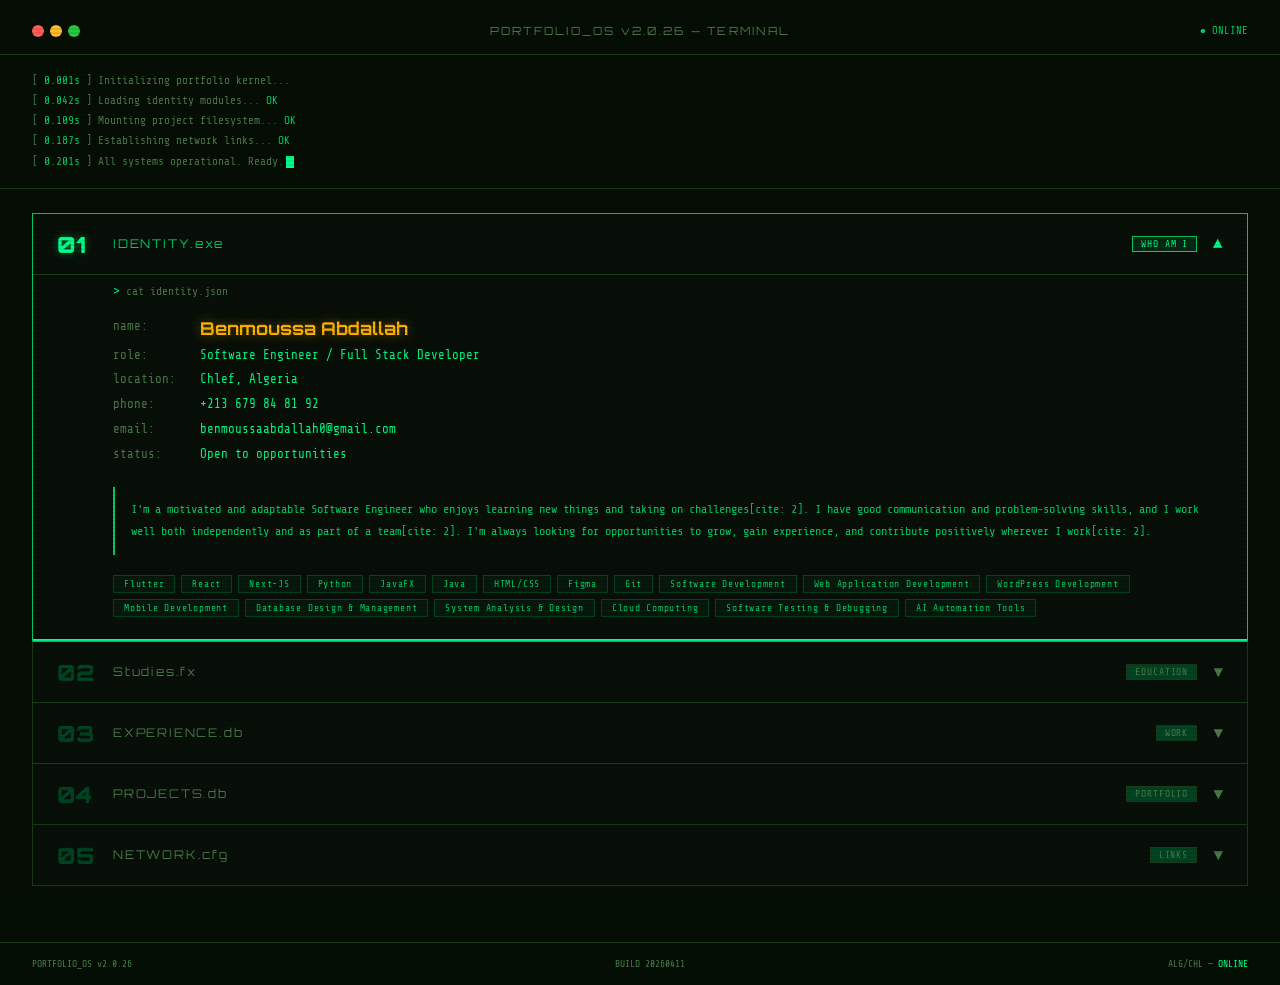
<file: index.html>
<!DOCTYPE html>
<html lang="en">
<head>
<meta charset="UTF-8">
<meta name="viewport" content="width=device-width, initial-scale=1.0">
<title>CV — Terminal</title>
<link href="https://fonts.googleapis.com/css2?family=Share+Tech+Mono&family=Orbitron:wght@400;700;900&display=swap" rel="stylesheet">
<link rel="stylesheet" href="style.css">
</head>
<body>

<header class="terminal-header">
  <div class="term-dots">
    <div class="dot r"></div>
    <div class="dot y"></div>
    <div class="dot g"></div>
  </div>
  <div class="term-title">PORTFOLIO_OS v2.0.26 — TERMINAL</div>
  <div class="term-status">● ONLINE</div>
</header>

<div class="boot-log">
  <div>[ <span>0.001s</span> ] Initializing portfolio kernel...</div>
  <div>[ <span>0.042s</span> ] Loading identity modules... <span>OK</span></div>
  <div>[ <span>0.109s</span> ] Mounting project filesystem... <span>OK</span></div>
  <div>[ <span>0.187s</span> ] Establishing network links... <span>OK</span></div>
  <div>[ <span>0.201s</span> ] All systems operational. Ready.<span class="cursor"></span></div>
</div>

<div class="rows-container">

  <!-- ROW 1: IDENTITY -->
  <div class="cv-row active" id="row-1">
    <div class="row-header" onclick="toggleRow('row-1')">
      <div class="row-number">01</div>
      <div class="row-label">IDENTITY.exe</div>
      <div class="row-tag">WHO AM I</div>
      <div class="toggle-icon">▼</div>
    </div>
    <div class="row-progress"></div>
    <div class="row-body">
      <div class="row-content">
        <div class="prompt-line">cat identity.json</div>
        <div class="who-grid">
          <span class="who-key">name:</span>
          <span class="who-val highlight">Benmoussa Abdallah</span>
          <span class="who-key">role:</span>
          <span class="who-val">Software Engineer / Full Stack Developer</span>
          <span class="who-key">location:</span>
          <span class="who-val">Chlef, Algeria</span>
          <span class="who-key">phone:</span>
          <span class="who-val">+213 679 84 81 92</span>
          <span class="who-key">email:</span>
          <span class="who-val">benmoussaabdallah0@gmail.com</span>
          <span class="who-key">status:</span>
          <span class="who-val">Open to opportunities</span>
        </div>
        <div class="bio-block">
          I'm a motivated and adaptable Software Engineer who enjoys learning new things and taking on challenges[cite: 2]. I have good communication and problem-solving skills, and I work well both independently and as part of a team[cite: 2]. I'm always looking for opportunities to grow, gain experience, and contribute positively wherever I work[cite: 2].
        </div>
        <div class="skills-row">
          <!-- Preserved original programming tags -->
          <span class="skill-tag">Flutter</span>
          <span class="skill-tag">React</span>
          <span class="skill-tag">Next-JS</span>
          <span class="skill-tag">Python</span>
          <span class="skill-tag">JavaFX</span>
          <span class="skill-tag">Java</span>
          <span class="skill-tag">HTML/CSS</span>
          <span class="skill-tag">Figma</span>
          <span class="skill-tag">Git</span>
          <!-- Added skills from resume -->
          <span class="skill-tag">Software Development</span>
          <span class="skill-tag">Web Application Development</span>
          <span class="skill-tag">WordPress Development</span>
          <span class="skill-tag">Mobile Development</span>
          <span class="skill-tag">Database Design & Management</span>
          <span class="skill-tag">System Analysis & Design</span>
          <span class="skill-tag">Cloud Computing</span>
          <span class="skill-tag">Software Testing & Debugging</span>
          <span class="skill-tag">AI Automation Tools</span>
        </div>
      </div>
    </div>
  </div>

  <!-- ROW 2: STUDIES / EDUCATION -->
  <div class="cv-row" id="row-2">
    <div class="row-header" onclick="toggleRow('row-2')">
      <div class="row-number">02</div>
      <div class="row-label">Studies.fx</div>
      <div class="row-tag">EDUCATION</div>
      <div class="toggle-icon">▼</div>
    </div>
    <div class="row-progress"></div>
    <div class="row-body">
      <div class="row-content">
        <div class="prompt-line">cat studies.log</div>

        <div class="links-list">

          <div class="project-card">
            <div class="project-name">Information Systems (Systèmes d'Information)</div>
            <div class="project-desc">
              University of Chlef (2025 - 2026)[cite: 3]. Specialized studies in Information Systems design, development, and architecture[cite: 3].
            </div>
            <div class="project-stack">
              <span class="stack-tag">Univ Chlef</span>
              <span class="stack-tag">2025 - 2026</span>
              <span class="stack-tag">Information Systems</span>
            </div>
          </div>

          <div class="project-card">
            <div class="project-name">Engineering Studies</div>
            <div class="project-desc">
              University of Science and Technology of Oran (USTO-MB) (2023 - 2025)[cite: 3]. Comprehensive computer science and software engineering coursework[cite: 3].
            </div>
            <div class="project-stack">
              <span class="stack-tag">USTO-MB</span>
              <span class="stack-tag">2023 - 2025</span>
              <span class="stack-tag">Engineering</span>
            </div>
          </div>

        </div>
      </div>
    </div>
  </div>

  <!-- ROW 3: EXPERIENCE (ADDED FROM RESUME) -->
  <div class="cv-row" id="row-3">
    <div class="row-header" onclick="toggleRow('row-3')">
      <div class="row-number">03</div>
      <div class="row-label">EXPERIENCE.db</div>
      <div class="row-tag">WORK</div>
      <div class="toggle-icon">▼</div>
    </div>
    <div class="row-progress"></div>
    <div class="row-body">
      <div class="row-content">
        <div class="prompt-line">ls -la ~/experience/</div>
        <div class="projects-list">

          <div class="project-card">
            <div class="project-name">Full Stack Developer</div>
            <div class="project-desc">
              <strong>Option Companion Care LLC (Lansdale, Pennsylvania, USA)</strong> | April 2026 - Present[cite: 2]<br>
              • Contributed to the development of a telemedicine platform designed to support remote healthcare services and improve patient access to care[cite: 2].<br>
              • Built end-to-end AI automation workflows, from receiving and processing emails to analyzing requests and automatically taking appropriate actions[cite: 2].<br>
              • Worked on integrating AI tools and automation systems to improve daily operations and reduce manual tasks[cite: 2].<br>
              • Worked within a US-based healthcare business environment, gaining experience with HIPAA requirements, Protected Health Information (PHI), and US healthcare regulations[cite: 2].<br>
              • Provided IT support, maintained office equipment, supported candidate recruitment sourcing/screening, and identified opportunities to automate processes[cite: 2].
            </div>
            <div class="project-stack">
              <span class="stack-tag">Telemedicine</span>
              <span class="stack-tag">AI Automation</span>
              <span class="stack-tag">HIPAA</span>
              <span class="stack-tag">Full Stack</span>
            </div>
          </div>

          <div class="project-card">
            <div class="project-name">Software Developer (Intern)</div>
            <div class="project-desc">
              <strong>Sendjasseni (Chlef, Algeria)</strong> | March 2026 - April 2026[cite: 2]<br>
              • Participated in the development of a desktop application for employee leave management[cite: 2].<br>
              • Contributed to designing and implementing features to manage leave requests, approvals, and employee records[cite: 2].<br>
              • Worked with the development team to build and test application functionality[cite: 2].
            </div>
            <div class="project-stack">
              <span class="stack-tag">Desktop App</span>
              <span class="stack-tag">Leave Management</span>
              <span class="stack-tag">Testing</span>
            </div>
          </div>

          <div class="project-card">
            <div class="project-name">Software Developer (Intern)</div>
            <div class="project-desc">
              <strong>University of Science and Technology of Oran (USTO-MB)</strong> | March 2025 - May 2025[cite: 2]<br>
              • Participated in a collaborative software development project focused on building an application for managing student dropouts and academic leave[cite: 2].<br>
              • Contributed to the development of a digital solution to improve the management and tracking of academic requests[cite: 2].<br>
              • Collaborated with a team of students to achieve project objectives[cite: 2].
            </div>
            <div class="project-stack">
              <span class="stack-tag">Academic App</span>
              <span class="stack-tag">USTO-MB</span>
              <span class="stack-tag">Teamwork</span>
            </div>
          </div>

        </div>
      </div>
    </div>
  </div>

  <!-- ROW 4: PROJECTS -->
  <div class="cv-row" id="row-4">
    <div class="row-header" onclick="toggleRow('row-4')">
      <div class="row-number">04</div>
      <div class="row-label">PROJECTS.db</div>
      <div class="row-tag">PORTFOLIO</div>
      <div class="toggle-icon">▼</div>
    </div>
    <div class="row-progress"></div>
    <div class="row-body">
      <div class="row-content">
        <div class="prompt-line">ls -la ~/projects/</div>
        <div class="projects-list">

          <div class="project-card">
            <div class="project-name">PORTFOLIO TERMINAL</div>
            <div class="project-desc">
              This very CV website — a retro terminal-style portfolio built with HTML, CSS animations, and JavaScript.
            </div>
            <div class="project-stack">
              <span class="stack-tag">HTML5</span>
              <span class="stack-tag">CSS3</span>
              <span class="stack-tag">JavaScript</span>
            </div>
          </div>

          <div class="project-card">
            <div class="project-name">Gestion des Congés et Abandon Académique</div>
            <div class="project-desc">
              Application Java pour gérer les demandes de congés académiques et abandons avec panneau d’administration.
            </div>
            <div class="project-stack">
              <span class="stack-tag">Java</span>
              <span class="stack-tag">JavaFX</span>
              <span class="stack-tag">MySQL</span>
            </div>
          </div>

          <div class="project-card">
            <div class="project-name">CS Average Calculator</div>
            <div class="project-desc">
              Flutter app to calculate academic averages quickly and accurately.
            </div>
            <div class="project-stack">
              <span class="stack-tag">Flutter</span>
              <span class="stack-tag">Git</span>
            </div>
          </div>

        </div>
      </div>
    </div>
  </div>

  <!-- ROW 5: NETWORK & LINKS -->
  <div class="cv-row" id="row-5">
    <div class="row-header" onclick="toggleRow('row-5')">
      <div class="row-number">05</div>
      <div class="row-label">NETWORK.cfg</div>
      <div class="row-tag">LINKS</div>
      <div class="toggle-icon">▼</div>
    </div>
    <div class="row-progress"></div>
    <div class="row-body">
      <div class="row-content">
        <div class="prompt-line">cat network_config.txt</div>

        <div class="links-list">

          <a class="link-row" href="https://abdallahbenmoussa.github.io/CV/" target="_blank">
            <div class="link-icon">WEB</div>
            <div class="link-info">
              <div class="link-name">PORTFOLIO CV</div>
              <div class="link-url">abdallahbenmoussa.github.io/CV/</div>
            </div>
            <div class="link-arrow">→</div>
          </a>

          <a class="link-row" href="https://github.com/AbdallahBenmoussa" target="_blank">
            <div class="link-icon">GH</div>
            <div class="link-info">
              <div class="link-name">GITHUB</div>
              <div class="link-url">github.com/AbdallahBenmoussa</div>
            </div>
            <div class="link-arrow">→</div>
          </a>

          <a class="link-row" href="https://linkedin.com/in/abdallah-benmoussa" target="_blank">
            <div class="link-icon">IN</div>
            <div class="link-info">
              <div class="link-name">LINKEDIN</div>
              <div class="link-url">linkedin.com/in/abdallah-benmoussa</div>
            </div>
            <div class="link-arrow">→</div>
          </a>

          <div class="project-card" style="margin-top: 15px;">
            <div class="project-name">LANGUAGES</div>
            <div class="project-stack" style="margin-top: 10px;">
              <span class="stack-tag">Arabic: Native</span>
              <span class="stack-tag">English: Professional</span>
              <span class="stack-tag">French: Good</span>
            </div>
          </div>

        </div>
      </div>
    </div>
  </div>

</div>

<footer class="terminal-footer">
  <span>PORTFOLIO_OS v2.0.26</span>
  <span>BUILD 20260411</span>
  <span>ALG/CHL — <span style="color:var(--green)">ONLINE</span></span>
</footer>

<script>
  function toggleRow(id) {
    const rows = document.querySelectorAll('.cv-row');
    const currentRow = document.getElementById(id);

    const isActive = currentRow.classList.contains('active');

    rows.forEach(row => {
      row.classList.remove('active');
    });

    if (!isActive) {
      currentRow.classList.add('active');
    }
  }
</script>
</body>
</html>
</file>
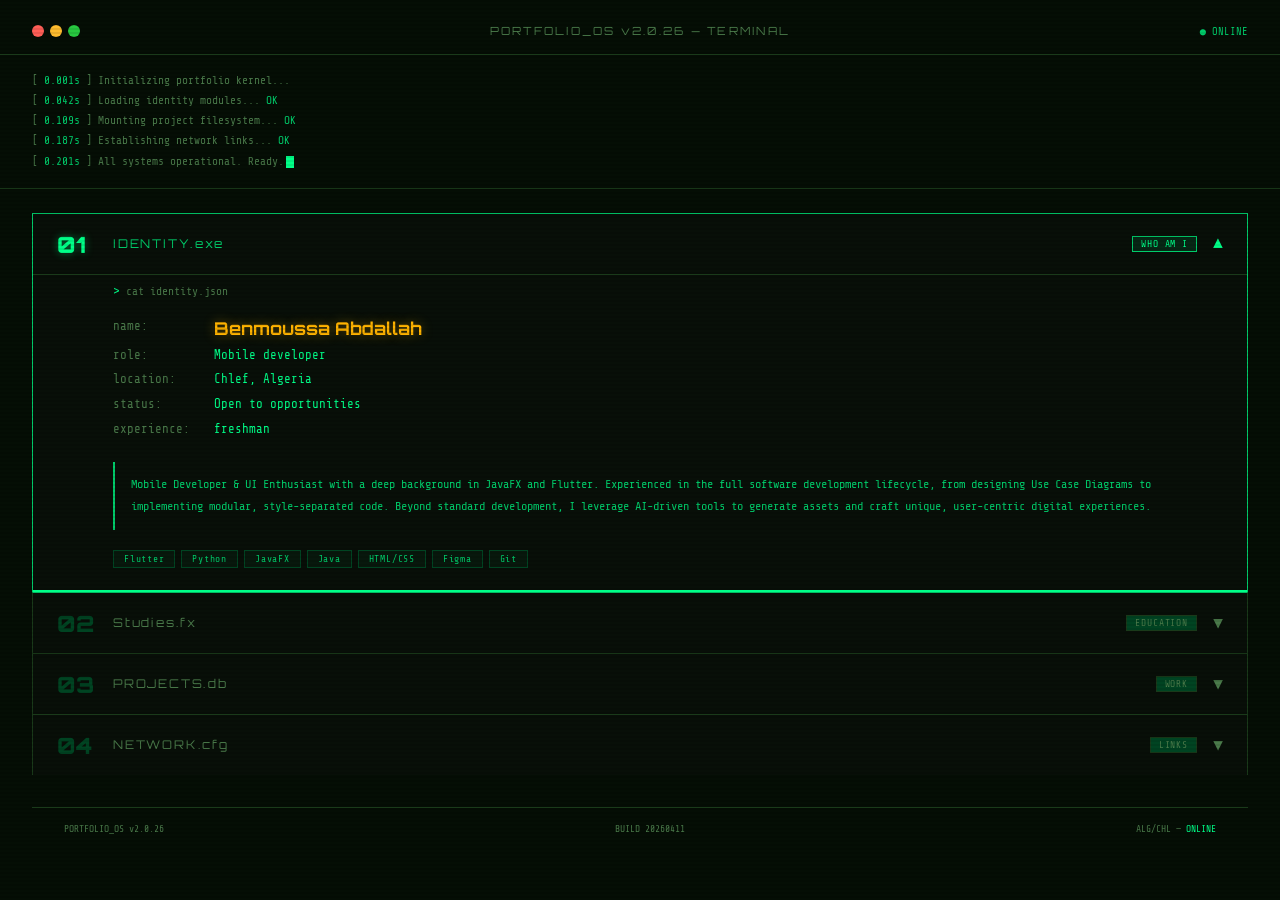
<file: cv.html>
<!DOCTYPE html>
<html lang="en">
<head>
<meta charset="UTF-8">
<meta name="viewport" content="width=device-width, initial-scale=1.0">
<title>CV — Terminal</title>
<link href="https://fonts.googleapis.com/css2?family=Share+Tech+Mono&family=Orbitron:wght@400;700;900&display=swap" rel="stylesheet">
<link rel="stylesheet" href="style.css">
</head>
<body>

<header class="terminal-header">
  <div class="term-dots">
    <div class="dot r"></div>
    <div class="dot y"></div>
    <div class="dot g"></div>
  </div>
  <div class="term-title">PORTFOLIO_OS v2.0.26 — TERMINAL</div>
  <div class="term-status">● ONLINE</div>
</header>

<div class="boot-log">
  <div>[ <span>0.001s</span> ] Initializing portfolio kernel...</div>
  <div>[ <span>0.042s</span> ] Loading identity modules... <span>OK</span></div>
  <div>[ <span>0.109s</span> ] Mounting project filesystem... <span>OK</span></div>
  <div>[ <span>0.187s</span> ] Establishing network links... <span>OK</span></div>
  <div>[ <span>0.201s</span> ] All systems operational. Ready.<span class="cursor"></span></div>
</div>

<div class="rows-container">

  
  <div class="cv-row active" id="row-1">
    <div class="row-header" onclick="toggleRow('row-1')">
      <div class="row-number">01</div>
      <div class="row-label">IDENTITY.exe</div>
      <div class="row-tag">WHO AM I</div>
      <div class="toggle-icon">▼</div>
    </div>
    <div class="row-progress"></div>
    <div class="row-body">
      <div class="row-content">
        <div class="prompt-line">cat identity.json</div>
        <div class="who-grid">
          <span class="who-key">name:</span>
          <span class="who-val highlight">Benmoussa Abdallah</span>
          <span class="who-key">role:</span>
          <span class="who-val">Mobile developer</span>
          <span class="who-key">location:</span>
          <span class="who-val">Chlef, Algeria</span>
          <span class="who-key">status:</span>
          <span class="who-val">Open to opportunities</span>
          <span class="who-key">experience:</span>
          <span class="who-val">freshman</span>
        </div>
        <div class="bio-block">
            Mobile Developer & UI Enthusiast with a deep background in JavaFX and Flutter. Experienced in the full software development lifecycle, from designing Use Case Diagrams to implementing modular, style-separated code. Beyond standard development, I leverage AI-driven tools to generate assets and craft unique, user-centric digital experiences.        </div>
        <div class="skills-row">
          <span class="skill-tag">Flutter</span>
          <span class="skill-tag">Python</span>
          <span class="skill-tag">JavaFX</span>
          <span class="skill-tag">Java</span>
          <span class="skill-tag">HTML/CSS</span>
          <span class="skill-tag">Figma</span>
          <span class="skill-tag">Git</span>
        </div>
      </div>
    </div>
  </div>

 
<div class="cv-row" id="row-2">
  <div class="row-header" onclick="toggleRow('row-2')">
    <div class="row-number">02</div>
    <div class="row-label">Studies.fx</div>
    <div class="row-tag">EDUCATION</div>
    <div class="toggle-icon">▼</div>
  </div>
  <div class="row-progress"></div>
  <div class="row-body">
    <div class="row-content">
      <div class="prompt-line">cat studies.log</div>

      <div class="links-list">

        <div class="project-card">
          <div class="project-name">Bachelor Degree (Licence L3)</div>
          <div class="project-desc">
            Computer Science student. First 2 years completed at USTO (University of Oran), 
            and 3rd year (L3) at University of Chlef.
          </div>
          <div class="project-stack">
            <span class="stack-tag">USTO Oran</span>
            <span class="stack-tag">Univ Chlef</span>
            <span class="stack-tag">L3</span>
          </div>
        </div>

        <div class="project-card">
          <div class="project-name">Internship (Stage - USTO)</div>
          <div class="project-desc">
            Completed a 10-week internship at USTO (University of Oran), 
            gaining practical experience in a professional academic environment.
          </div>
          <div class="project-stack">
            <span class="stack-tag">10 weeks</span>
            <span class="stack-tag">USTO</span>
          </div>
        </div>

      </div>
    </div>
  </div>
</div>


<div class="cv-row" id="row-3">
  <div class="row-header" onclick="toggleRow('row-3')">
    <div class="row-number">03</div>
    <div class="row-label">PROJECTS.db</div>
    <div class="row-tag">WORK</div>
    <div class="toggle-icon">▼</div>
  </div>
  <div class="row-progress"></div>
  <div class="row-body">
    <div class="row-content">
      <div class="prompt-line">ls -la ~/projects/</div>
      <div class="projects-list">

        <div class="project-card">
          <div class="project-name">PORTFOLIO TERMINAL</div>
          <div class="project-desc">
            This very CV website — a retro terminal-style portfolio built
            with HTML, CSS animations, and JavaScript.
          </div>
          <div class="project-stack">
            <span class="stack-tag">HTML5</span>
            <span class="stack-tag">CSS3</span>
            <span class="stack-tag">JavaScript</span>
          </div>
        </div>

        <div class="project-card">
          <div class="project-name">Gestion des Congés et Abandon Académique</div>
          <div class="project-desc">
            Application Java pour gérer les demandes de congés académiques 
            et abandons avec panneau d’administration.
          </div>
          <div class="project-stack">
            <span class="stack-tag">Java</span>
            <span class="stack-tag">JavaFX</span>
            <span class="stack-tag">MySQL</span>
          </div>
        </div>

        <div class="project-card">
          <div class="project-name">CS Average Calculator</div>
          <div class="project-desc">
            Flutter app to calculate academic averages quickly and accurately.
          </div>
          <div class="project-stack">
            <span class="stack-tag">Flutter</span>
            <span class="stack-tag">Git</span>
          </div>
        </div>

      </div>
    </div>
  </div>
</div>


<div class="cv-row" id="row-4">
  <div class="row-header" onclick="toggleRow('row-4')">
    <div class="row-number">04</div>
    <div class="row-label">NETWORK.cfg</div>
    <div class="row-tag">LINKS</div>
    <div class="toggle-icon">▼</div>
  </div>
  <div class="row-progress"></div>
  <div class="row-body">
    <div class="row-content">
      <div class="prompt-line">cat network_config.txt</div>

      <div class="links-list">

        <a class="link-row" href="https://github.com/AbdallahBenmoussa" target="_blank">
          <div class="link-icon">GH</div>
          <div class="link-info">
            <div class="link-name">GITHUB</div>
            <div class="link-url">github.com/AbdallahBenmoussa</div>
          </div>
          <div class="link-arrow">→</div>
        </a>

        <a class="link-row" href="https://linkedin.com/in/abdallah-benmoussa" target="_blank">
          <div class="link-icon">IN</div>
          <div class="link-info">
            <div class="link-name">LINKEDIN</div>
            <div class="link-url">linkedin.com/in/abdallah-benmoussa</div>
          </div>
          <div class="link-arrow">→</div>
        </a>

      </div>
    </div>
  </div>
</div>

<footer class="terminal-footer">
  <span>PORTFOLIO_OS v2.0.26</span>
  <span>BUILD 20260411</span>
  <span>ALG/CHL — <span style="color:var(--green)">ONLINE</span></span>
</footer>

<script>
  function toggleRow(id) {
  const rows = document.querySelectorAll('.cv-row');
  const currentRow = document.getElementById(id);

  const isActive = currentRow.classList.contains('active');

  
  rows.forEach(row => {
    row.classList.remove('active');
  });

  
  if (!isActive) {
    currentRow.classList.add('active');
  }
}

</script>
</body>
</html>
</file>
<file: style.css>
*, *::before, *::after { box-sizing: border-box; margin: 0; padding: 0; }

:root {
  --green:     #00ff88;
  --green-dim: #00cc6a;
  --green-dark:#004422;
  --amber:     #ffb300;
  --bg:        #050e05;
  --line-bg:   #080f08;
  --border:    #1a3a1a;
  --muted:     #4a7a4a;
  --glow:      0 0 8px #00ff8866;
}

body {
  background: var(--bg);
  font-family: 'Share Tech Mono', monospace;
  color: var(--green);
  min-height: 100vh;
  overflow-x: hidden;
  animation: flicker 8s infinite;
}

body::before {
  content: '';
  position: fixed;
  inset: 0;
  background: repeating-linear-gradient(0deg, transparent 0 2px, rgba(0,0,0,.08) 2px 4px);
  pointer-events: none;
  z-index: 9999;
}

@keyframes flicker {
  0%,94%,100% { opacity: 1; }
  93%         { opacity: .95; }
  96%         { opacity: .98; }
}
@keyframes blink    { 50% { opacity: 0; } }
@keyframes typeIn   { from { opacity: 0; transform: translateY(-4px); } }
@keyframes bootFade { from { opacity: 0; } }

.terminal-header {
  padding: 1.5rem 2rem 1rem;
  border-bottom: 1px solid var(--border);
  display: flex;
  align-items: center;
  gap: 1rem;
}
.term-dots { display: flex; gap: 6px; }
.dot { width: 12px; height: 12px; border-radius: 50%; background: #333; }
.dot.r { background: #ff5f57; }
.dot.y { background: #febc2e; }
.dot.g { background: #28c840; }
.term-title {
  font-family: 'Orbitron', monospace;
  font-size: .7rem;
  color: var(--muted);
  letter-spacing: .2em;
  flex: 1;
  text-align: center;
}
.term-status { font-size: .65rem; color: var(--green-dim); }


.boot-log {
  padding: 1rem 2rem;
  font-size: .7rem;
  color: var(--muted);
  border-bottom: 1px solid var(--border);
  line-height: 1.8;
  animation: bootFade .5s ease .2s both;
}
.boot-log span { color: var(--green-dim); }


.rows-container { padding: 1.5rem 2rem; }

.cv-row {
  border: 1px solid var(--border);
  border-bottom: none;
  background: var(--line-bg);
  position: relative;
  overflow: hidden;
  animation: typeIn .4s ease both;
}
.cv-row:last-child        { border-bottom: 1px solid var(--border); }
.cv-row.active            { border-color: var(--green-dim); }
.cv-row.active + .cv-row  { border-top-color: var(--green-dim); }
.cv-row:nth-child(1) { animation-delay: .6s; }
.cv-row:nth-child(2) { animation-delay: .8s; }
.cv-row:nth-child(3) { animation-delay: 1s;  }
.cv-row:nth-child(4) { animation-delay: 1.2s;}

.row-header {
  display: flex;
  align-items: center;
  gap: 1rem;
  padding: 1rem 1.5rem;
  cursor: pointer;
  user-select: none;
  transition: background .2s;
}
.row-header:hover { background: rgba(0,255,136,.03); }

.row-number {
  font-family: 'Orbitron', monospace;
  font-size: 1.4rem;
  font-weight: 900;
  color: var(--green-dark);
  min-width: 2.5rem;
  transition: color .3s;
}
.cv-row.active .row-number { color: var(--green); text-shadow: var(--glow); }

.row-label {
  font-family: 'Orbitron', monospace;
  font-size: .75rem;
  letter-spacing: .15em;
  color: var(--muted);
  flex: 1;
  transition: color .3s;
}
.cv-row.active .row-label { color: var(--green-dim); }

.row-tag {
  font-size: .6rem;
  color: var(--muted);
  background: var(--green-dark);
  padding: 2px 8px;
  border: 1px solid var(--border);
  letter-spacing: .1em;
}
.cv-row.active .row-tag { background: rgba(0,255,136,.1); border-color: var(--green-dim); color: var(--green); }

.toggle-icon {
  font-size: 1rem;
  color: var(--muted);
  line-height: 1;
  transition: transform .3s, color .3s;
}
.cv-row.active .toggle-icon { color: var(--green); transform: rotate(180deg); }

.row-progress {
  position: absolute;
  bottom: 0; left: 0;
  height: 2px;
  width: 0;
  background: var(--border);
  transition: width .6s ease .1s;
}
.cv-row.active .row-progress { width: 100%; background: var(--green); }

.row-body {
  max-height: 0;
  overflow: hidden;
  transition: max-height .5s cubic-bezier(.4,0,.2,1);
}
.cv-row.active .row-body { max-height: 800px; }

.row-content {
  padding: 0 1.5rem 1.5rem 5rem;
  border-top: 1px solid var(--border);
}

.prompt-line {
  display: flex;
  align-items: center;
  gap: 6px;
  padding: .6rem 0 1rem;
  font-size: .7rem;
  color: var(--muted);
}
.prompt-line::before { content: '>'; color: var(--green); font-size: .8rem; }




.who-grid {
  display: grid;
  grid-template-columns: auto 1fr;
  gap: 0 1.5rem;
  font-size: .78rem;
  line-height: 2;
}
.who-key { color: var(--muted); }
.who-val { color: var(--green); }
.who-val.highlight {
  color: var(--amber);
  font-family: 'Orbitron', monospace;
  font-size: 1.1rem;
  font-weight: 700;
  line-height: 1.6;
  text-shadow: 0 0 12px #ffb30066;
}
.bio-block {
  margin-top: 1.2rem;
  padding: .8rem 1rem;
  border-left: 2px solid var(--green-dim);
  font-size: .75rem;
  color: var(--green-dim);
  line-height: 1.8;
}
.skills-row { display: flex; flex-wrap: wrap; gap: 6px; margin-top: 1.2rem; }
.skill-tag {
  font-size: .6rem;
  padding: 3px 10px;
  border: 1px solid var(--green-dark);
  color: var(--green-dim);
  letter-spacing: .08em;
  background: rgba(0,255,136,.04);
}



.projects-list { display: flex; flex-direction: column; gap: 1rem; }
.project-card {
  border: 1px solid var(--border);
  padding: .9rem 1.1rem;
  position: relative;
  transition: border-color .2s, background .2s;
}
.project-card:hover { border-color: var(--green-dim); background: rgba(0,255,136,.03); }
.project-card::before {
  content: attr(data-id);
  position: absolute;
  top: -1px; left: 1rem;
  font-family: 'Orbitron', monospace;
  font-size: .55rem;
  letter-spacing: .1em;
  color: var(--green);
  background: var(--line-bg);
  padding: 0 6px;
}
.project-name {
  font-family: 'Orbitron', monospace;
  font-size: .72rem;
  color: var(--green);
  letter-spacing: .08em;
  margin-bottom: 4px;
}
.project-desc { font-size: .7rem; color: var(--muted); line-height: 1.7; margin-bottom: 8px; }
.project-stack { display: flex; flex-wrap: wrap; gap: 4px; }
.stack-tag {
  font-size: .55rem;
  padding: 1px 7px;
  border: 1px solid var(--green-dark);
  color: var(--green-dark);
  letter-spacing: .05em;
  transition: border-color .2s, color .2s;
}
.project-card:hover .stack-tag { border-color: var(--green-dim); color: var(--green-dim); }




.links-list { display: flex; flex-direction: column; gap: .6rem; }
.link-row {
  display: flex;
  align-items: center;
  gap: 1rem;
  padding: .7rem 1rem;
  border: 1px solid var(--border);
  text-decoration: none;
  color: inherit;
  position: relative;
  overflow: hidden;
  transition: border-color .2s;
}
.link-row::after {
  content: '';
  position: absolute;
  inset: 0;
  width: 0;
  background: rgba(0,255,136,.06);
  transition: width .3s;
}
.link-row:hover { border-color: var(--green); }
.link-row:hover::after { width: 100%; }
.link-icon {
  width: 32px; height: 32px;
  border: 1px solid var(--green-dark);
  display: flex; align-items: center; justify-content: center;
  font-size: .8rem;
  color: var(--green);
  flex-shrink: 0;
  position: relative; z-index: 1;
}
.link-info { flex: 1; position: relative; z-index: 1; }
.link-name { font-family: 'Orbitron', monospace; font-size: .65rem; color: var(--green); letter-spacing: .1em; }
.link-url  { font-size: .6rem; color: var(--muted); margin-top: 1px; }
.link-arrow {
  font-size: .8rem;
  color: var(--muted);
  position: relative; z-index: 1;
  transition: color .2s, transform .2s;
}
.link-row:hover .link-arrow { color: var(--green); transform: translateX(4px); }




.terminal-footer {
  display: flex;
  justify-content: space-between;
  margin-top: 2rem;
  padding: 1rem 2rem;
  border-top: 1px solid var(--border);
  font-size: .6rem;
  color: var(--muted);
}


.cursor {
  display: inline-block;
  width: 8px; height: 1em;
  background: var(--green);
  vertical-align: text-bottom;
  margin-left: 2px;
  animation: blink 1s step-end infinite;
}


@media (max-width: 600px) {
  .rows-container, .terminal-header, .boot-log { padding-inline: 1rem; }
  .row-content { padding: 0 .8rem 1.2rem 1rem; }
  .who-grid    { grid-template-columns: 1fr; }
  .who-key     { font-size: .65rem; }
}
</file>
